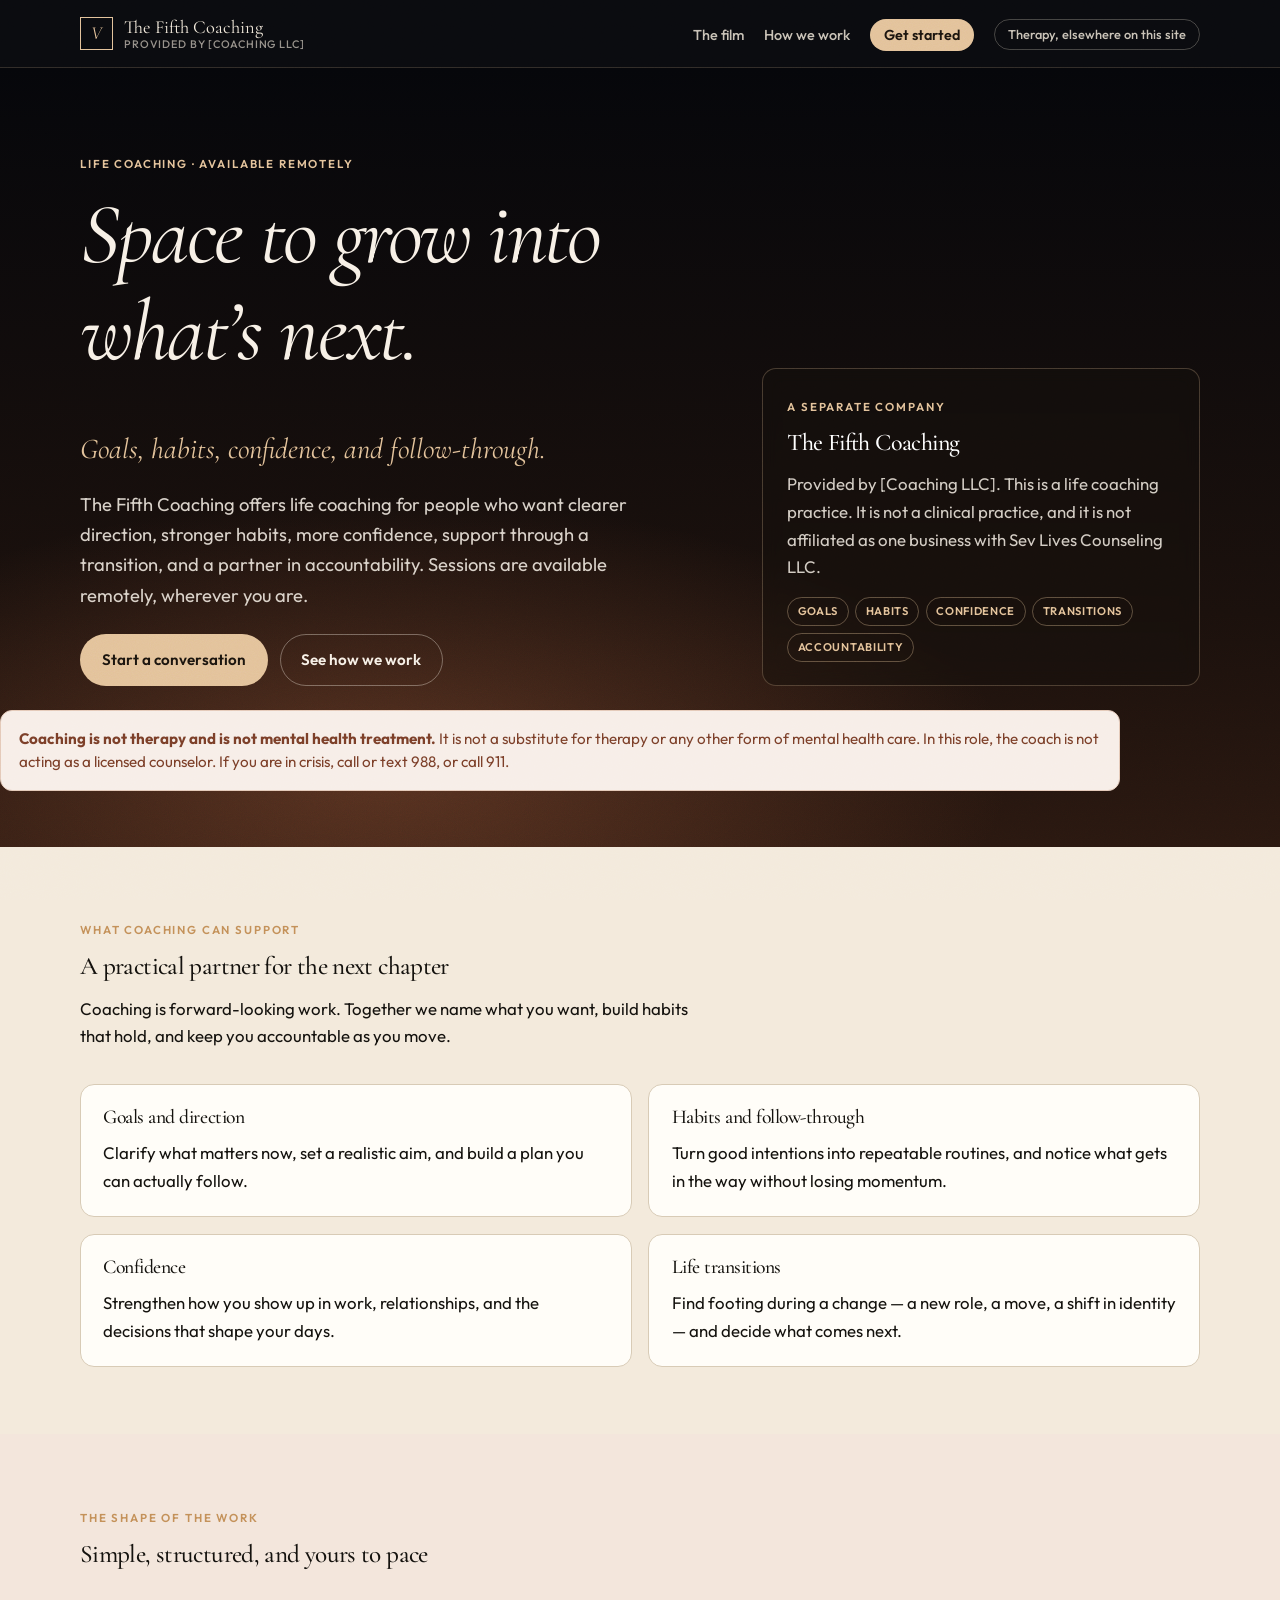
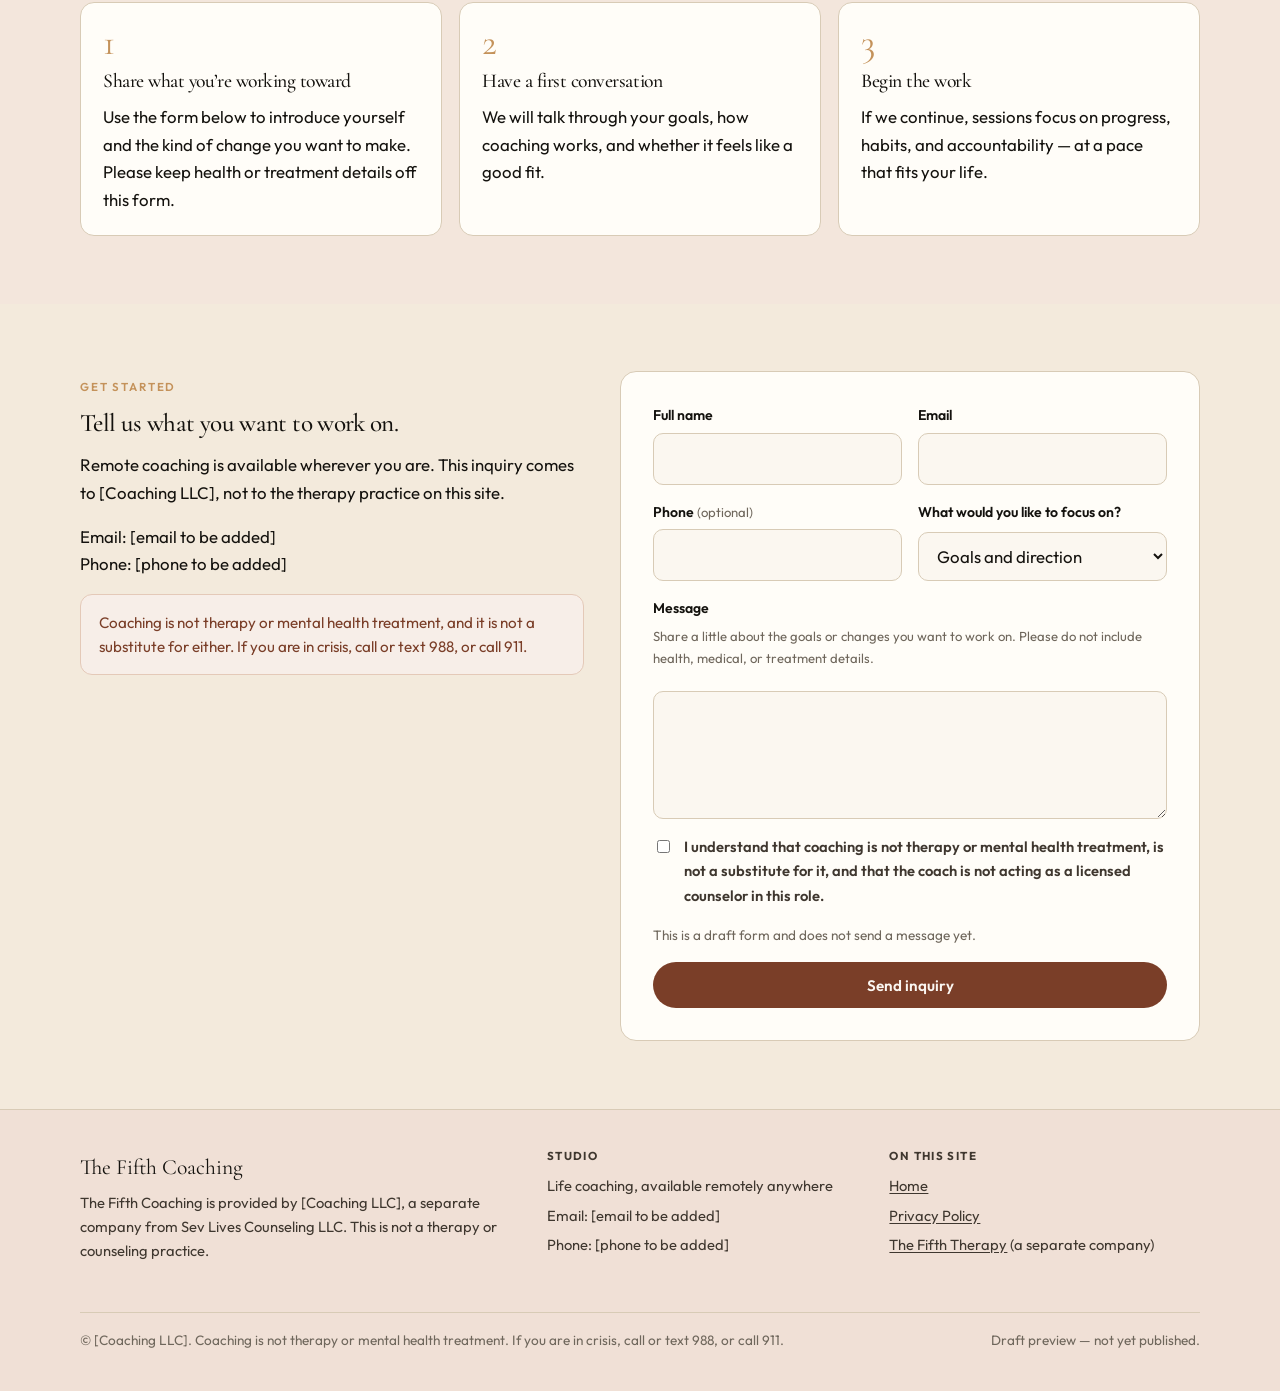
<file: coaching.html>
<!DOCTYPE html>
<html lang="en">
<head>
  <meta charset="UTF-8">
  <meta name="viewport" content="width=device-width, initial-scale=1">
  <meta name="robots" content="noindex, nofollow">
  <title>The Fifth Coaching | Life coaching, anywhere</title>
  <meta name="description" content="The Fifth Coaching, provided by [Coaching LLC], offers life coaching for goals, habits, confidence, transitions, and accountability. Available remotely anywhere. Coaching is not therapy.">
  <link rel="preconnect" href="https://fonts.googleapis.com">
  <link rel="preconnect" href="https://fonts.gstatic.com" crossorigin>
  <link href="https://fonts.googleapis.com/css2?family=Cormorant+Garamond:ital,wght@0,400;0,500;0,600;1,400;1,500;1,600&family=Outfit:wght@300;400;500;600;700&display=swap" rel="stylesheet">
  <link rel="stylesheet" href="css/styles.css">
</head>
<body class="page-inner page-coaching">
  <a class="skip-link" href="#main">Skip to content</a>
  <div class="grain" aria-hidden="true"></div>

  <header class="site-header">
    <input class="nav-check" type="checkbox" id="nav-toggle" aria-hidden="true">
    <div class="nav-inner">
      <a class="brand" href="coaching.html">
        <span class="brand-mark" aria-hidden="true">V</span>
        <span class="brand-text">
          <span class="brand-name">The Fifth Coaching</span>
          <span class="brand-sub">Provided by [Coaching LLC]</span>
        </span>
      </a>
      <label class="nav-toggle" for="nav-toggle"><span class="bars" aria-hidden="true"></span>Menu</label>
      <ul class="nav-links">
        <li><a href="index.html">The film</a></li>
        <li><a href="#work">How we work</a></li>
        <li><a class="is-cta" href="#start">Get started</a></li>
        <li><a class="is-other" href="therapy.html">Therapy, elsewhere on this site</a></li>
      </ul>
    </div>
  </header>

  <main id="main">
    <section class="hero-cinematic">
      <div class="wrap hero-grid">
        <div>
          <p class="eyebrow">Life coaching · Available remotely</p>
          <h1>Space to grow into what’s next.</h1>
          <p class="tagline">Goals, habits, confidence, and follow-through.</p>
          <p class="lede">The Fifth Coaching offers life coaching for people who want clearer direction, stronger habits, more confidence, support through a transition, and a partner in accountability. Sessions are available remotely, wherever you are.</p>
          <div class="btn-row">
            <a class="btn btn-gold" href="#start">Start a conversation</a>
            <a class="btn btn-ghost" href="#work">See how we work</a>
          </div>
        </div>
        <aside class="hero-card">
          <p class="eyebrow">A separate company</p>
          <h2>The Fifth Coaching</h2>
          <p>Provided by [Coaching LLC]. This is a life coaching practice. It is not a clinical practice, and it is not affiliated as one business with Sev Lives Counseling LLC.</p>
          <div class="cred-row">
            <span class="cred">Goals</span>
            <span class="cred">Habits</span>
            <span class="cred">Confidence</span>
            <span class="cred">Transitions</span>
            <span class="cred">Accountability</span>
          </div>
        </aside>
      </div>
      <div class="wrap notice-stack">
        <div class="notice notice-disclaimer" role="note">
          <p><strong>Coaching is not therapy and is not mental health treatment.</strong> It is not a substitute for therapy or any other form of mental health care. In this role, the coach is not acting as a licensed counselor. If you are in crisis, call or text 988, or call 911.</p>
        </div>
      </div>
    </section>

    <section class="section" id="work">
      <div class="wrap">
        <div class="section-header">
          <p class="eyebrow">What coaching can support</p>
          <h2>A practical partner for the next chapter</h2>
          <p>Coaching is forward-looking work. Together we name what you want, build habits that hold, and keep you accountable as you move.</p>
        </div>
        <div class="card-grid">
          <article class="card">
            <h3>Goals and direction</h3>
            <p>Clarify what matters now, set a realistic aim, and build a plan you can actually follow.</p>
          </article>
          <article class="card">
            <h3>Habits and follow-through</h3>
            <p>Turn good intentions into repeatable routines, and notice what gets in the way without losing momentum.</p>
          </article>
          <article class="card">
            <h3>Confidence</h3>
            <p>Strengthen how you show up in work, relationships, and the decisions that shape your days.</p>
          </article>
          <article class="card">
            <h3>Life transitions</h3>
            <p>Find footing during a change — a new role, a move, a shift in identity — and decide what comes next.</p>
          </article>
        </div>
      </div>
    </section>

    <section class="section section-alt">
      <div class="wrap">
        <div class="section-header">
          <p class="eyebrow">The shape of the work</p>
          <h2>Simple, structured, and yours to pace</h2>
        </div>
        <div class="steps">
          <article class="step">
            <span class="step-num">1</span>
            <h3>Share what you’re working toward</h3>
            <p>Use the form below to introduce yourself and the kind of change you want to make. Please keep health or treatment details off this form.</p>
          </article>
          <article class="step">
            <span class="step-num">2</span>
            <h3>Have a first conversation</h3>
            <p>We will talk through your goals, how coaching works, and whether it feels like a good fit.</p>
          </article>
          <article class="step">
            <span class="step-num">3</span>
            <h3>Begin the work</h3>
            <p>If we continue, sessions focus on progress, habits, and accountability — at a pace that fits your life.</p>
          </article>
        </div>
      </div>
    </section>

    <section class="section" id="start">
      <div class="wrap split-form">
        <div class="section-header" style="margin-bottom:0;">
          <p class="eyebrow">Get started</p>
          <h2>Tell us what you want to work on.</h2>
          <p>Remote coaching is available wherever you are. This inquiry comes to [Coaching LLC], not to the therapy practice on this site.</p>
          <p>Email: [email to be added]<br>Phone: [phone to be added]</p>
          <div class="notice notice-disclaimer">
            <p>Coaching is not therapy or mental health treatment, and it is not a substitute for either. If you are in crisis, call or text 988, or call 911.</p>
          </div>
        </div>
        <div class="form-block">
          <form action="#" method="post" onsubmit="return false;" aria-label="Coaching inquiry">
            <div class="field-row">
              <div class="field">
                <label for="c-name">Full name</label>
                <input id="c-name" name="name" type="text" autocomplete="name" required>
              </div>
              <div class="field">
                <label for="c-email">Email</label>
                <input id="c-email" name="email" type="email" autocomplete="email" required>
              </div>
            </div>
            <div class="field-row">
              <div class="field">
                <label for="c-phone">Phone <span class="hint">(optional)</span></label>
                <input id="c-phone" name="phone" type="tel" autocomplete="tel">
              </div>
              <div class="field">
                <label for="c-focus">What would you like to focus on?</label>
                <select id="c-focus" name="focus">
                  <option value="goals">Goals and direction</option>
                  <option value="habits">Habits and follow-through</option>
                  <option value="confidence">Confidence</option>
                  <option value="transitions">A life transition</option>
                  <option value="accountability">Accountability</option>
                  <option value="other">Something else</option>
                </select>
              </div>
            </div>
            <div class="field">
              <label for="c-msg">Message</label>
              <p class="hint" id="c-msg-hint">Share a little about the goals or changes you want to work on. Please do not include health, medical, or treatment details.</p>
              <textarea id="c-msg" name="message" aria-describedby="c-msg-hint"></textarea>
            </div>
            <label class="checkbox">
              <input type="checkbox" name="disclaimer" required>
              <span>I understand that coaching is not therapy or mental health treatment, is not a substitute for it, and that the coach is not acting as a licensed counselor in this role.</span>
            </label>
            <p class="form-note">This is a draft form and does not send a message yet.</p>
            <button class="btn btn-coa" type="submit">Send inquiry</button>
          </form>
        </div>
      </div>
    </section>
  </main>

  <footer class="site-footer">
    <div class="wrap">
      <div class="footer-grid">
        <div>
          <span class="footer-brand">The Fifth Coaching</span>
          <p>The Fifth Coaching is provided by [Coaching LLC], a separate company from Sev Lives Counseling LLC. This is not a therapy or counseling practice.</p>
        </div>
        <div>
          <h2>Studio</h2>
          <ul>
            <li>Life coaching, available remotely anywhere</li>
            <li>Email: [email to be added]</li>
            <li>Phone: [phone to be added]</li>
          </ul>
        </div>
        <div>
          <h2>On this site</h2>
          <ul>
            <li><a href="index.html">Home</a></li>
            <li><a href="privacy.html">Privacy Policy</a></li>
            <li><a href="therapy.html">The Fifth Therapy</a> (a separate company)</li>
          </ul>
        </div>
      </div>
      <div class="footer-bottom">
        <p>&copy; [Coaching LLC]. Coaching is not therapy or mental health treatment. If you are in crisis, call or text 988, or call 911.</p>
        <p>Draft preview &mdash; not yet published.</p>
      </div>
    </div>
  </footer>
</body>
</html>
</file>
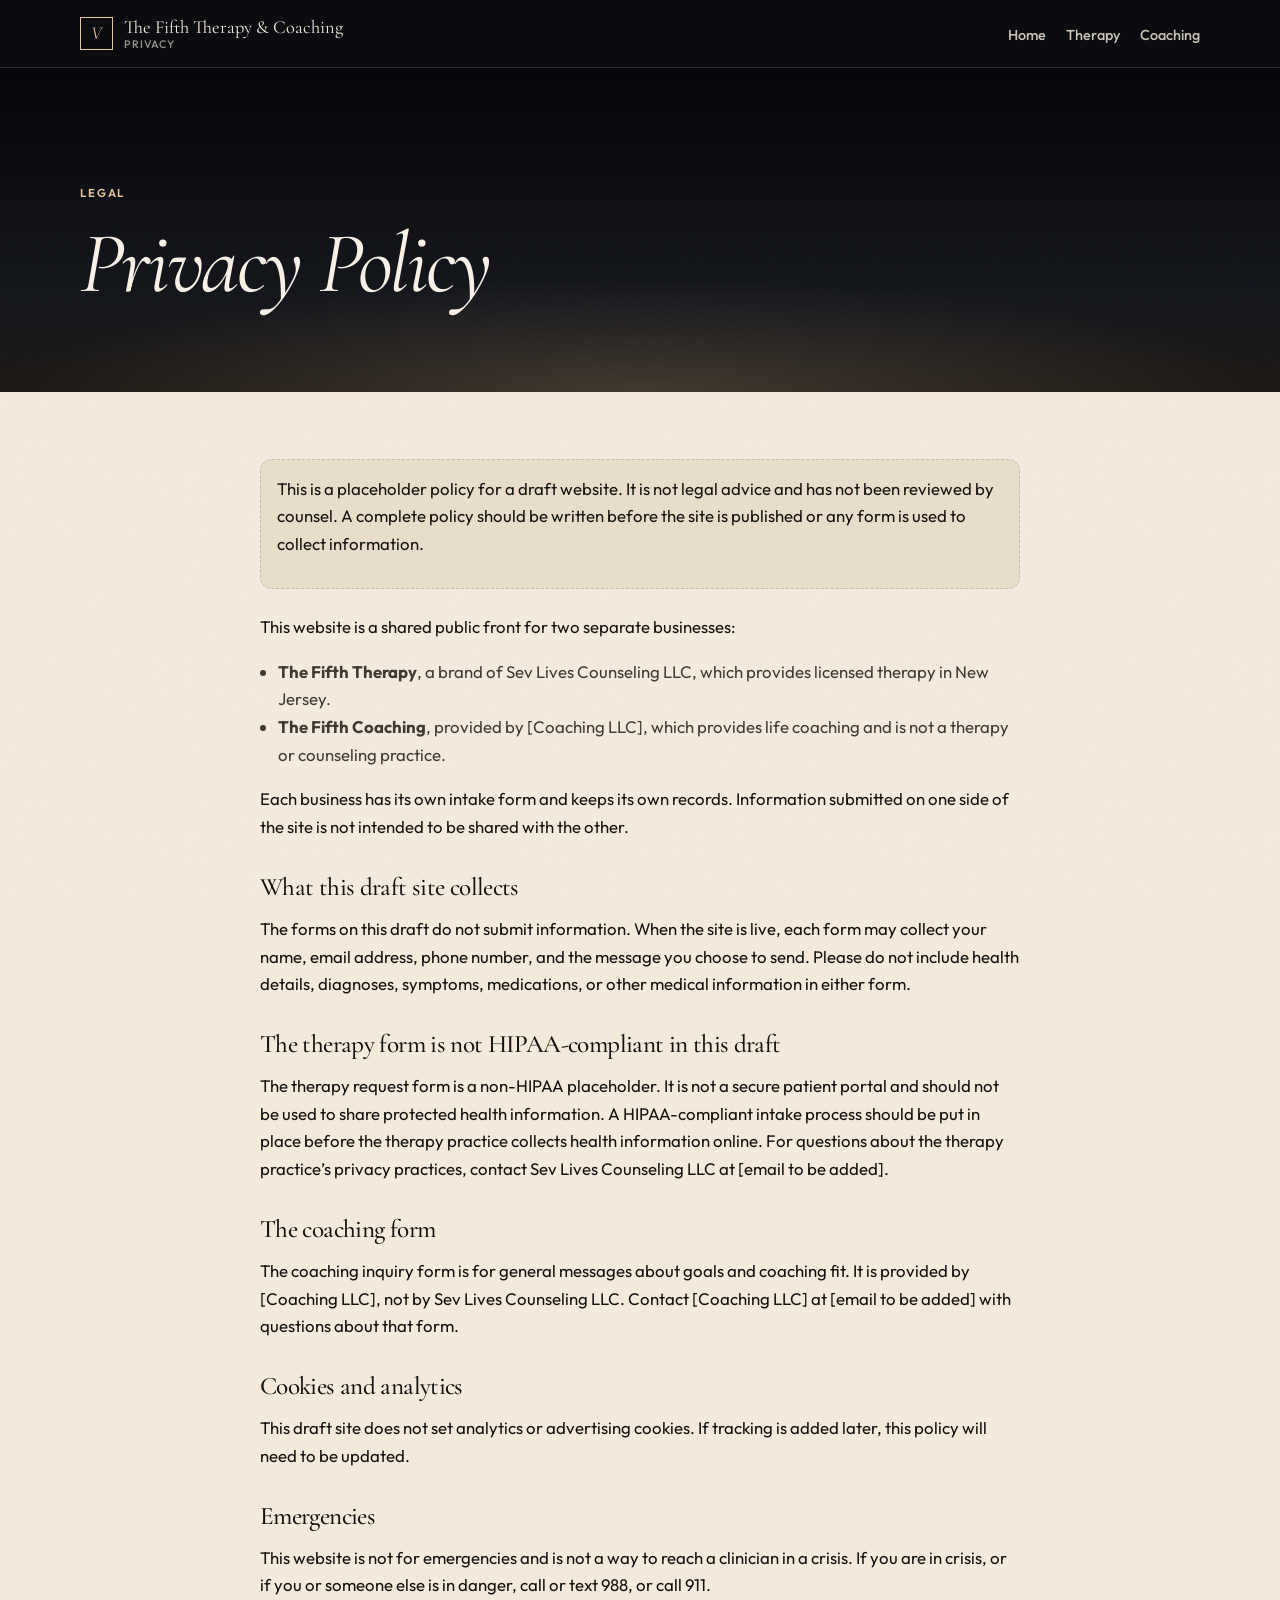
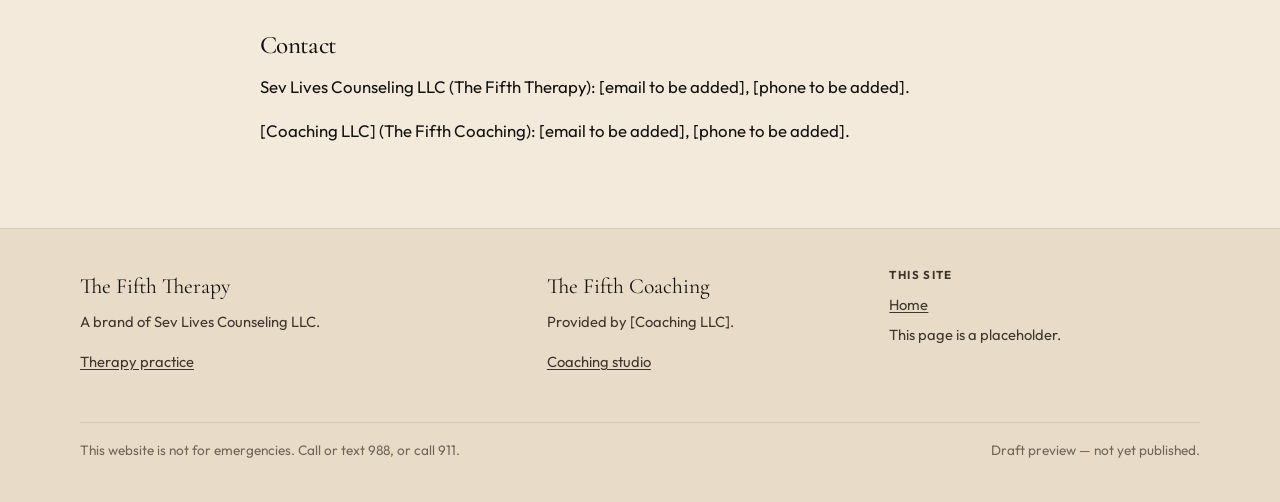
<file: privacy.html>
<!DOCTYPE html>
<html lang="en">
<head>
  <meta charset="UTF-8">
  <meta name="viewport" content="width=device-width, initial-scale=1">
  <meta name="robots" content="noindex, nofollow">
  <title>Privacy Policy | The Fifth Therapy and The Fifth Coaching</title>
  <meta name="description" content="Placeholder privacy policy for The Fifth Therapy (Sev Lives Counseling LLC) and The Fifth Coaching ([Coaching LLC]).">
  <link rel="preconnect" href="https://fonts.googleapis.com">
  <link rel="preconnect" href="https://fonts.gstatic.com" crossorigin>
  <link href="https://fonts.googleapis.com/css2?family=Cormorant+Garamond:ital,wght@0,400;0,500;0,600;1,400;1,500;1,600&family=Outfit:wght@300;400;500;600;700&display=swap" rel="stylesheet">
  <link rel="stylesheet" href="css/styles.css">
</head>
<body class="page-inner page-privacy">
  <a class="skip-link" href="#main">Skip to content</a>
  <div class="grain" aria-hidden="true"></div>

  <header class="site-header">
    <input class="nav-check" type="checkbox" id="nav-toggle" aria-hidden="true">
    <div class="nav-inner">
      <a class="brand" href="index.html">
        <span class="brand-mark" aria-hidden="true">V</span>
        <span class="brand-text">
          <span class="brand-name">The Fifth Therapy &amp; Coaching</span>
          <span class="brand-sub">Privacy</span>
        </span>
      </a>
      <label class="nav-toggle" for="nav-toggle"><span class="bars" aria-hidden="true"></span>Menu</label>
      <ul class="nav-links">
        <li><a href="index.html">Home</a></li>
        <li><a href="therapy.html">Therapy</a></li>
        <li><a href="coaching.html">Coaching</a></li>
      </ul>
    </div>
  </header>

  <section class="hero-cinematic" style="min-height:36vh;padding-bottom:2rem;">
    <div class="wrap">
      <p class="eyebrow">Legal</p>
      <h1>Privacy Policy</h1>
    </div>
  </section>

  <main id="main" class="section prose">
    <article class="wrap" style="max-width:760px;margin-inline:auto;">
      <div class="draft-banner">
        <p>This is a placeholder policy for a draft website. It is not legal advice and has not been reviewed by counsel. A complete policy should be written before the site is published or any form is used to collect information.</p>
      </div>
      <p>This website is a shared public front for two separate businesses:</p>
      <ul>
        <li><strong>The Fifth Therapy</strong>, a brand of Sev Lives Counseling LLC, which provides licensed therapy in New Jersey.</li>
        <li><strong>The Fifth Coaching</strong>, provided by [Coaching LLC], which provides life coaching and is not a therapy or counseling practice.</li>
      </ul>
      <p>Each business has its own intake form and keeps its own records. Information submitted on one side of the site is not intended to be shared with the other.</p>
      <h2>What this draft site collects</h2>
      <p>The forms on this draft do not submit information. When the site is live, each form may collect your name, email address, phone number, and the message you choose to send. Please do not include health details, diagnoses, symptoms, medications, or other medical information in either form.</p>
      <h2>The therapy form is not HIPAA-compliant in this draft</h2>
      <p>The therapy request form is a non-HIPAA placeholder. It is not a secure patient portal and should not be used to share protected health information. A HIPAA-compliant intake process should be put in place before the therapy practice collects health information online. For questions about the therapy practice’s privacy practices, contact Sev Lives Counseling LLC at [email to be added].</p>
      <h2>The coaching form</h2>
      <p>The coaching inquiry form is for general messages about goals and coaching fit. It is provided by [Coaching LLC], not by Sev Lives Counseling LLC. Contact [Coaching LLC] at [email to be added] with questions about that form.</p>
      <h2>Cookies and analytics</h2>
      <p>This draft site does not set analytics or advertising cookies. If tracking is added later, this policy will need to be updated.</p>
      <h2>Emergencies</h2>
      <p>This website is not for emergencies and is not a way to reach a clinician in a crisis. If you are in crisis, or if you or someone else is in danger, call or text 988, or call 911.</p>
      <h2>Contact</h2>
      <p>Sev Lives Counseling LLC (The Fifth Therapy): [email to be added], [phone to be added].</p>
      <p>[Coaching LLC] (The Fifth Coaching): [email to be added], [phone to be added].</p>
    </article>
  </main>

  <footer class="site-footer">
    <div class="wrap">
      <div class="footer-grid">
        <div>
          <span class="footer-brand">The Fifth Therapy</span>
          <p>A brand of Sev Lives Counseling LLC.</p>
          <p><a href="therapy.html">Therapy practice</a></p>
        </div>
        <div>
          <span class="footer-brand">The Fifth Coaching</span>
          <p>Provided by [Coaching LLC].</p>
          <p><a href="coaching.html">Coaching studio</a></p>
        </div>
        <div>
          <h2>This site</h2>
          <ul>
            <li><a href="index.html">Home</a></li>
            <li>This page is a placeholder.</li>
          </ul>
        </div>
      </div>
      <div class="footer-bottom">
        <p>This website is not for emergencies. Call or text 988, or call 911.</p>
        <p>Draft preview &mdash; not yet published.</p>
      </div>
    </div>
  </footer>
</body>
</html>
</file>
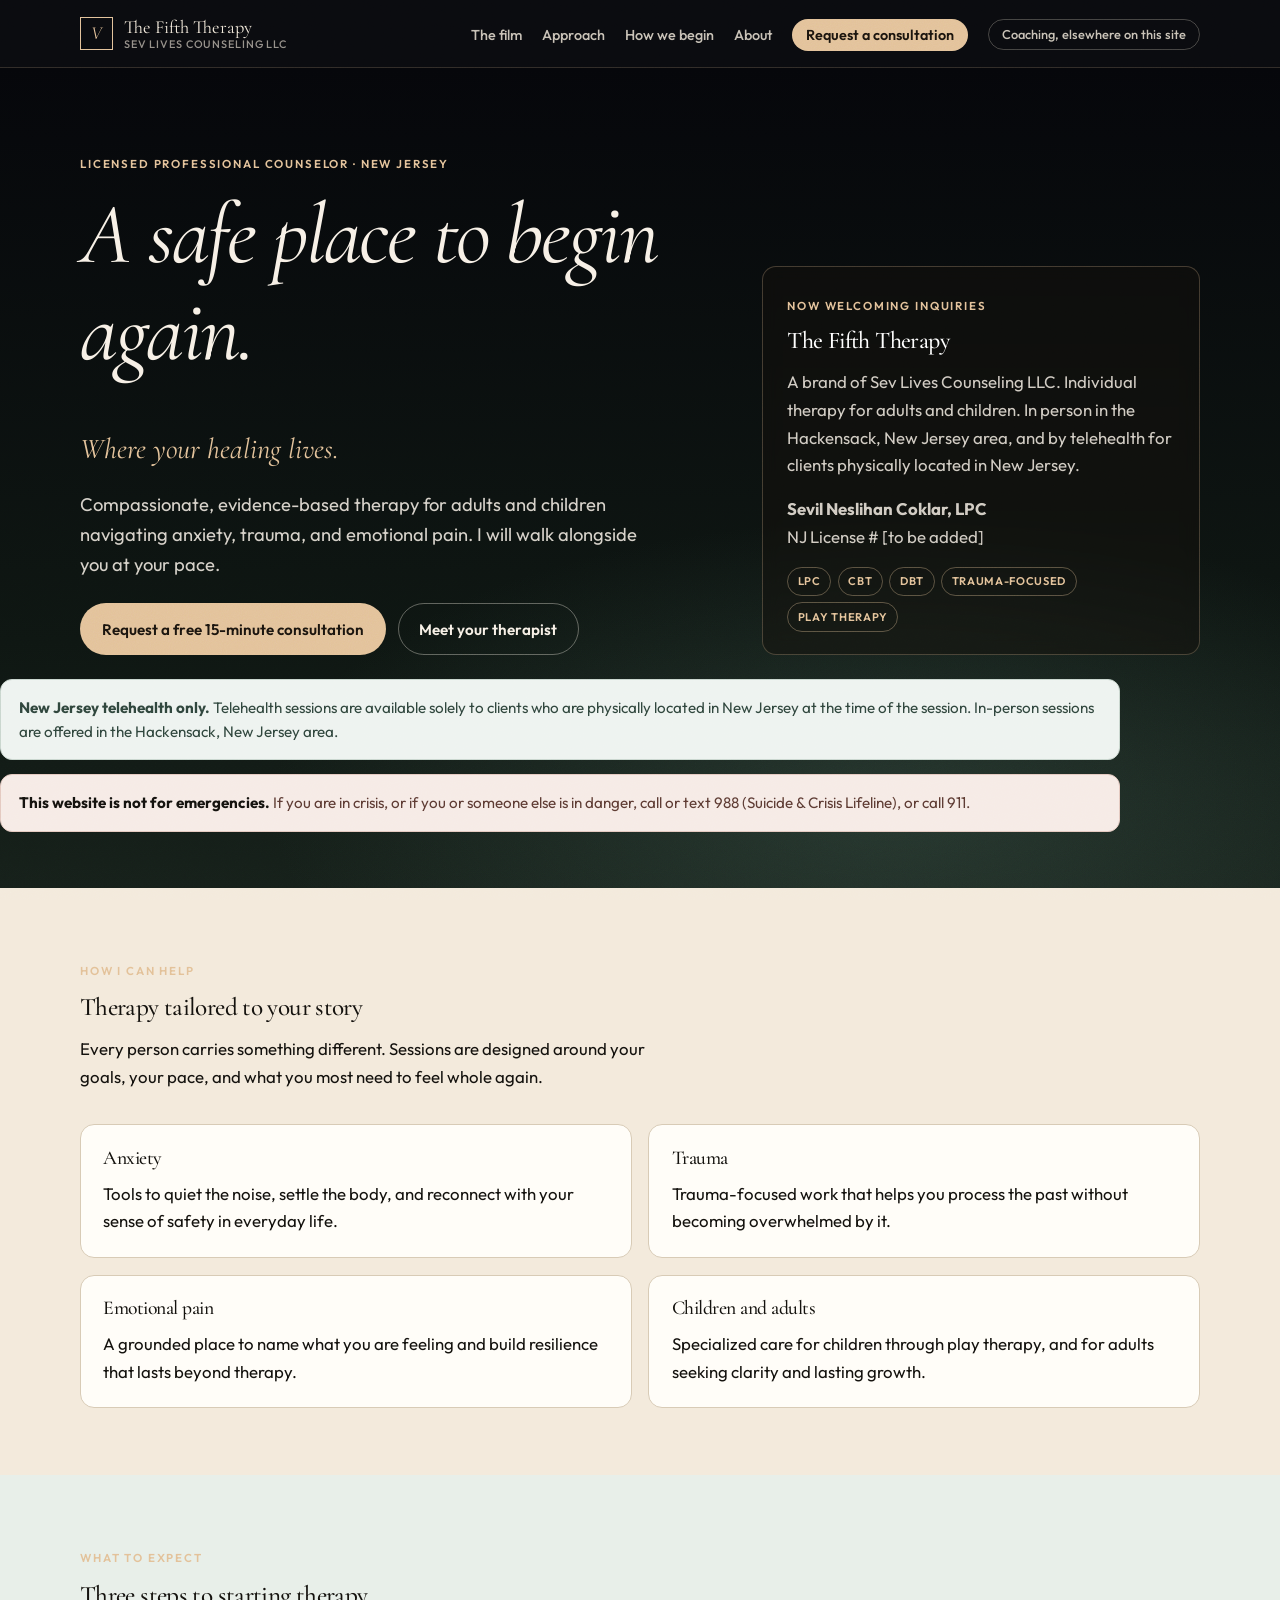
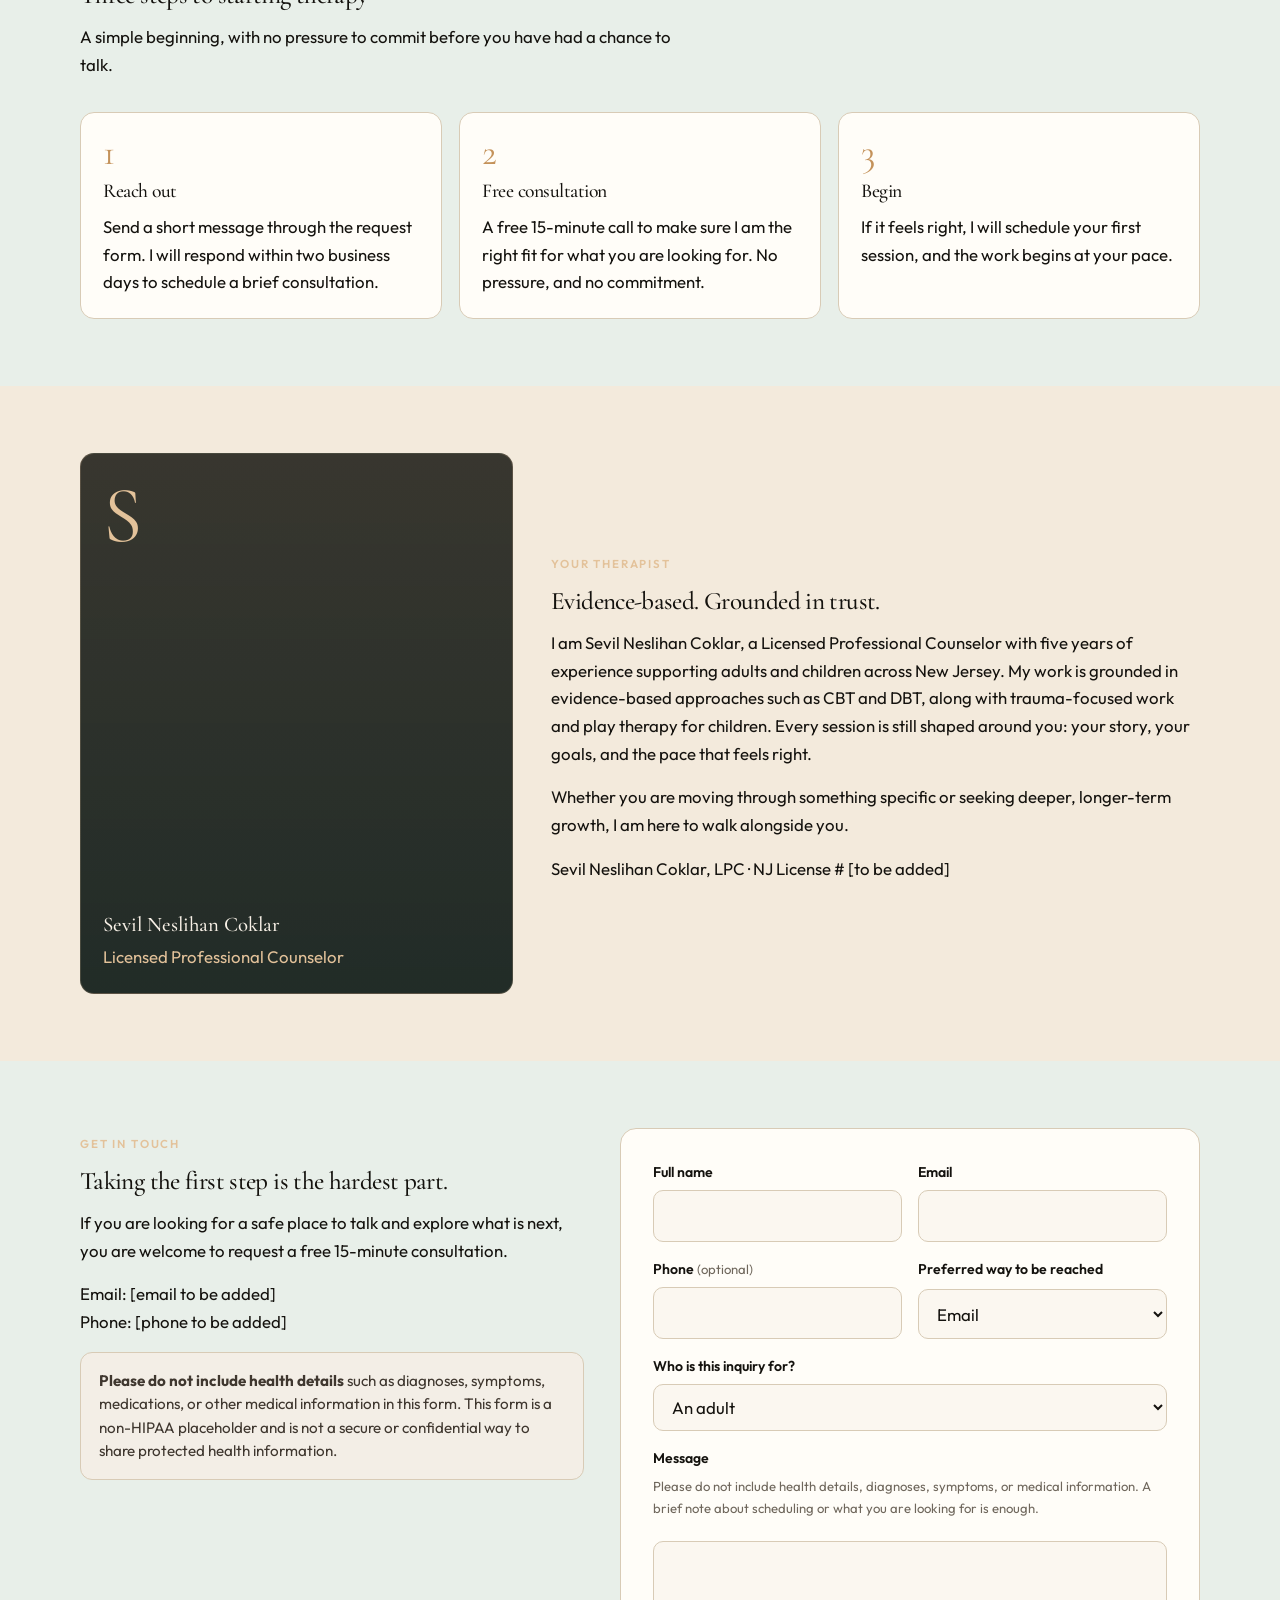
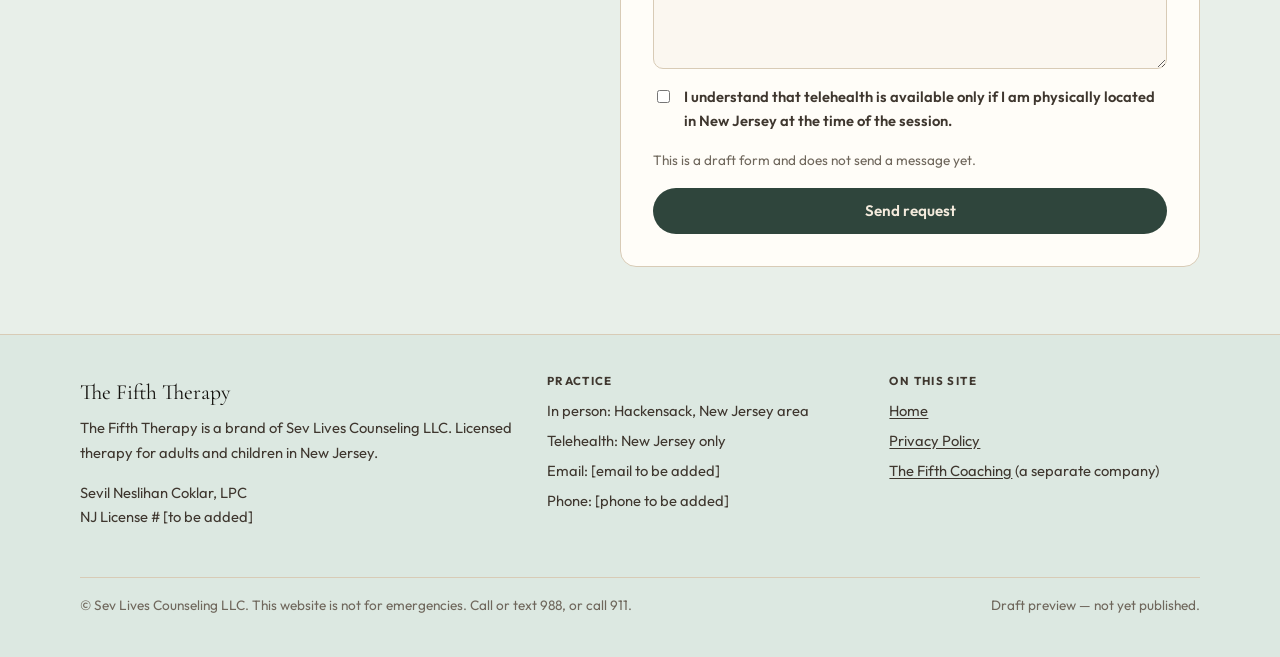
<file: therapy.html>
<!DOCTYPE html>
<html lang="en">
<head>
  <meta charset="UTF-8">
  <meta name="viewport" content="width=device-width, initial-scale=1">
  <meta name="robots" content="noindex, nofollow">
  <title>The Fifth Therapy | Licensed counseling in New Jersey</title>
  <meta name="description" content="The Fifth Therapy is a brand of Sev Lives Counseling LLC. Sevil Neslihan Coklar, LPC, offers compassionate, evidence-based therapy for adults and children in New Jersey.">
  <link rel="preconnect" href="https://fonts.googleapis.com">
  <link rel="preconnect" href="https://fonts.gstatic.com" crossorigin>
  <link href="https://fonts.googleapis.com/css2?family=Cormorant+Garamond:ital,wght@0,400;0,500;0,600;1,400;1,500;1,600&family=Outfit:wght@300;400;500;600;700&display=swap" rel="stylesheet">
  <link rel="stylesheet" href="css/styles.css">
</head>
<body class="page-inner page-therapy">
  <a class="skip-link" href="#main">Skip to content</a>
  <div class="grain" aria-hidden="true"></div>

  <header class="site-header">
    <input class="nav-check" type="checkbox" id="nav-toggle" aria-hidden="true">
    <div class="nav-inner">
      <a class="brand" href="therapy.html">
        <span class="brand-mark" aria-hidden="true">V</span>
        <span class="brand-text">
          <span class="brand-name">The Fifth Therapy</span>
          <span class="brand-sub">Sev Lives Counseling LLC</span>
        </span>
      </a>
      <label class="nav-toggle" for="nav-toggle"><span class="bars" aria-hidden="true"></span>Menu</label>
      <ul class="nav-links">
        <li><a href="index.html">The film</a></li>
        <li><a href="#approach">Approach</a></li>
        <li><a href="#begin">How we begin</a></li>
        <li><a href="#about">About</a></li>
        <li><a class="is-cta" href="#request">Request a consultation</a></li>
        <li><a class="is-other" href="coaching.html">Coaching, elsewhere on this site</a></li>
      </ul>
    </div>
  </header>

  <main id="main">
    <section class="hero-cinematic">
      <div class="wrap hero-grid">
        <div>
          <p class="eyebrow">Licensed Professional Counselor · New Jersey</p>
          <h1>A safe place to begin again.</h1>
          <p class="tagline">Where your healing lives.</p>
          <p class="lede">Compassionate, evidence-based therapy for adults and children navigating anxiety, trauma, and emotional pain. I will walk alongside you at your pace.</p>
          <div class="btn-row">
            <a class="btn btn-gold" href="#request">Request a free 15-minute consultation</a>
            <a class="btn btn-ghost" href="#about">Meet your therapist</a>
          </div>
        </div>
        <aside class="hero-card">
          <p class="eyebrow">Now welcoming inquiries</p>
          <h2>The Fifth Therapy</h2>
          <p>A brand of Sev Lives Counseling LLC. Individual therapy for adults and children. In person in the Hackensack, New Jersey area, and by telehealth for clients physically located in New Jersey.</p>
          <p><strong>Sevil Neslihan Coklar, LPC</strong><br>NJ License # [to be added]</p>
          <div class="cred-row">
            <span class="cred">LPC</span>
            <span class="cred">CBT</span>
            <span class="cred">DBT</span>
            <span class="cred">Trauma-focused</span>
            <span class="cred">Play therapy</span>
          </div>
        </aside>
      </div>
      <div class="wrap notice-stack">
        <div class="notice notice-nj" role="note">
          <p><strong>New Jersey telehealth only.</strong> Telehealth sessions are available solely to clients who are physically located in New Jersey at the time of the session. In-person sessions are offered in the Hackensack, New Jersey area.</p>
        </div>
        <div class="notice notice-crisis" role="note">
          <p><strong>This website is not for emergencies.</strong> If you are in crisis, or if you or someone else is in danger, call or text 988 (Suicide &amp; Crisis Lifeline), or call 911.</p>
        </div>
      </div>
    </section>

    <section class="section" id="approach">
      <div class="wrap">
        <div class="section-header">
          <p class="eyebrow">How I can help</p>
          <h2>Therapy tailored to your story</h2>
          <p>Every person carries something different. Sessions are designed around your goals, your pace, and what you most need to feel whole again.</p>
        </div>
        <div class="card-grid">
          <article class="card">
            <h3>Anxiety</h3>
            <p>Tools to quiet the noise, settle the body, and reconnect with your sense of safety in everyday life.</p>
          </article>
          <article class="card">
            <h3>Trauma</h3>
            <p>Trauma-focused work that helps you process the past without becoming overwhelmed by it.</p>
          </article>
          <article class="card">
            <h3>Emotional pain</h3>
            <p>A grounded place to name what you are feeling and build resilience that lasts beyond therapy.</p>
          </article>
          <article class="card">
            <h3>Children and adults</h3>
            <p>Specialized care for children through play therapy, and for adults seeking clarity and lasting growth.</p>
          </article>
        </div>
      </div>
    </section>

    <section class="section section-alt" id="begin">
      <div class="wrap">
        <div class="section-header">
          <p class="eyebrow">What to expect</p>
          <h2>Three steps to starting therapy</h2>
          <p>A simple beginning, with no pressure to commit before you have had a chance to talk.</p>
        </div>
        <div class="steps">
          <article class="step">
            <span class="step-num">1</span>
            <h3>Reach out</h3>
            <p>Send a short message through the request form. I will respond within two business days to schedule a brief consultation.</p>
          </article>
          <article class="step">
            <span class="step-num">2</span>
            <h3>Free consultation</h3>
            <p>A free 15-minute call to make sure I am the right fit for what you are looking for. No pressure, and no commitment.</p>
          </article>
          <article class="step">
            <span class="step-num">3</span>
            <h3>Begin</h3>
            <p>If it feels right, I will schedule your first session, and the work begins at your pace.</p>
          </article>
        </div>
      </div>
    </section>

    <section class="section" id="about">
      <div class="wrap about-grid">
        <div class="portrait" aria-hidden="true">
          <span class="portrait-initial">S</span>
          <strong>Sevil Neslihan Coklar</strong>
          <span>Licensed Professional Counselor</span>
        </div>
        <div>
          <p class="eyebrow">Your therapist</p>
          <h2>Evidence-based. Grounded in trust.</h2>
          <p>I am Sevil Neslihan Coklar, a Licensed Professional Counselor with five years of experience supporting adults and children across New Jersey. My work is grounded in evidence-based approaches such as CBT and DBT, along with trauma-focused work and play therapy for children. Every session is still shaped around you: your story, your goals, and the pace that feels right.</p>
          <p>Whether you are moving through something specific or seeking deeper, longer-term growth, I am here to walk alongside you.</p>
          <p>Sevil Neslihan Coklar, LPC · NJ License # [to be added]</p>
        </div>
      </div>
    </section>

    <section class="section section-alt" id="request">
      <div class="wrap split-form">
        <div class="section-header" style="margin-bottom:0;">
          <p class="eyebrow">Get in touch</p>
          <h2>Taking the first step is the hardest part.</h2>
          <p>If you are looking for a safe place to talk and explore what is next, you are welcome to request a free 15-minute consultation.</p>
          <p>Email: [email to be added]<br>Phone: [phone to be added]</p>
          <div class="notice notice-form">
            <p><strong>Please do not include health details</strong> such as diagnoses, symptoms, medications, or other medical information in this form. This form is a non-HIPAA placeholder and is not a secure or confidential way to share protected health information.</p>
          </div>
        </div>
        <div class="form-block">
          <form action="#" method="post" onsubmit="return false;" aria-label="Therapy consultation request">
            <div class="field-row">
              <div class="field">
                <label for="t-name">Full name</label>
                <input id="t-name" name="name" type="text" autocomplete="name" required>
              </div>
              <div class="field">
                <label for="t-email">Email</label>
                <input id="t-email" name="email" type="email" autocomplete="email" required>
              </div>
            </div>
            <div class="field-row">
              <div class="field">
                <label for="t-phone">Phone <span class="hint">(optional)</span></label>
                <input id="t-phone" name="phone" type="tel" autocomplete="tel">
              </div>
              <div class="field">
                <label for="t-pref">Preferred way to be reached</label>
                <select id="t-pref" name="preferred">
                  <option value="email">Email</option>
                  <option value="phone">Phone</option>
                </select>
              </div>
            </div>
            <div class="field">
              <label for="t-who">Who is this inquiry for?</label>
              <select id="t-who" name="who">
                <option value="adult">An adult</option>
                <option value="child">A child</option>
                <option value="unspecified">Prefer not to say</option>
              </select>
            </div>
            <div class="field">
              <label for="t-msg">Message</label>
              <p class="hint" id="t-msg-hint">Please do not include health details, diagnoses, symptoms, or medical information. A brief note about scheduling or what you are looking for is enough.</p>
              <textarea id="t-msg" name="message" aria-describedby="t-msg-hint"></textarea>
            </div>
            <label class="checkbox">
              <input type="checkbox" name="nj" required>
              <span>I understand that telehealth is available only if I am physically located in New Jersey at the time of the session.</span>
            </label>
            <p class="form-note">This is a draft form and does not send a message yet.</p>
            <button class="btn btn-thy" type="submit">Send request</button>
          </form>
        </div>
      </div>
    </section>
  </main>

  <footer class="site-footer">
    <div class="wrap">
      <div class="footer-grid">
        <div>
          <span class="footer-brand">The Fifth Therapy</span>
          <p>The Fifth Therapy is a brand of Sev Lives Counseling LLC. Licensed therapy for adults and children in New Jersey.</p>
          <p>Sevil Neslihan Coklar, LPC<br>NJ License # [to be added]</p>
        </div>
        <div>
          <h2>Practice</h2>
          <ul>
            <li>In person: Hackensack, New Jersey area</li>
            <li>Telehealth: New Jersey only</li>
            <li>Email: [email to be added]</li>
            <li>Phone: [phone to be added]</li>
          </ul>
        </div>
        <div>
          <h2>On this site</h2>
          <ul>
            <li><a href="index.html">Home</a></li>
            <li><a href="privacy.html">Privacy Policy</a></li>
            <li><a href="coaching.html">The Fifth Coaching</a> (a separate company)</li>
          </ul>
        </div>
      </div>
      <div class="footer-bottom">
        <p>&copy; Sev Lives Counseling LLC. This website is not for emergencies. Call or text 988, or call 911.</p>
        <p>Draft preview &mdash; not yet published.</p>
      </div>
    </div>
  </footer>
</body>
</html>
</file>
<file: css/styles.css>
/* The Fifth — cinematic draft */

:root {
  --night: #05060a;
  --ink: #14120e;
  --paper: #f3eadc;
  --paper-deep: #e8dcc8;
  --muted: #6f675c;
  --line: #d8cbb6;
  --gold: #e3c29a;
  --gold-deep: #c4925a;
  --thy: #2f453c;
  --thy-mid: #4a675a;
  --thy-on: #f3eadc;
  --coa: #7a3e28;
  --coa-mid: #9a5a3d;
  --coa-on: #fbf6f1;
  --crisis: #5c3a32;
  --crisis-bg: #f6ebe6;
  --serif: "Cormorant Garamond", "Palatino Linotype", Palatino, serif;
  --sans: "Outfit", "Segoe UI", sans-serif;
  --letterbox: 7vh;
  --p: 0;
  --max: 1120px;
}

*, *::before, *::after { box-sizing: border-box; }
html { scroll-behavior: auto; }
html.is-reduced { scroll-behavior: smooth; }
@media (prefers-reduced-motion: reduce) {
  html { scroll-behavior: auto; }
  *, *::before, *::after { animation: none !important; transition: none !important; }
}

html, body { margin: 0; min-height: 100%; }
body {
  font-family: var(--sans);
  font-size: 1.05rem;
  line-height: 1.65;
  color: var(--ink);
  background: var(--night);
  -webkit-font-smoothing: antialiased;
  text-rendering: optimizeLegibility;
}

img { max-width: 100%; display: block; }
h1, h2, h3, h4 {
  font-family: var(--serif);
  font-weight: 500;
  line-height: 1.12;
  letter-spacing: -0.025em;
  margin: 0 0 0.55em;
  color: inherit;
}
p { margin: 0 0 1rem; }
a { color: inherit; }
:focus-visible { outline: 2px solid var(--gold); outline-offset: 3px; }

.skip-link {
  position: absolute;
  left: 1rem;
  top: -5rem;
  z-index: 400;
  background: #fff;
  color: #111;
  padding: 0.6rem 1rem;
}
.skip-link:focus { top: 1rem; }

/* Film chrome */
.letterbox {
  position: fixed;
  left: 0;
  right: 0;
  height: var(--letterbox);
  z-index: 80;
  background: #000;
  display: flex;
  align-items: center;
  justify-content: space-between;
  padding: 0 1.4rem;
  color: rgba(243, 234, 220, 0.72);
  font-size: 0.68rem;
  letter-spacing: 0.16em;
  text-transform: uppercase;
  font-weight: 500;
  pointer-events: none;
}
.letterbox .site-mark {
  letter-spacing: 0.1em;
  white-space: nowrap;
  min-width: 0;
}
.letterbox a { pointer-events: auto; text-decoration: none; }
.letterbox a:hover { color: var(--gold); }
.letterbox-top { top: 0; }
.letterbox-bottom { bottom: 0; }
.letterbox .crisis-mini { letter-spacing: 0.06em; text-transform: none; font-size: 0.72rem; color: rgba(243, 234, 220, 0.8); }
.letterbox-bottom .hide-sm { opacity: calc(1 - min(1, var(--p) * 5)); }
.progress {
  position: absolute;
  left: 0; bottom: 0;
  height: 2px;
  width: calc(var(--p) * 100%);
  background: var(--gold);
  box-shadow: 0 0 8px rgba(227, 194, 154, 0.6);
}

.grain {
  position: fixed;
  inset: 0;
  z-index: 70;
  pointer-events: none;
  opacity: 0.14;
  mix-blend-mode: overlay;
  background-image: url("data:image/svg+xml,%3Csvg viewBox='0 0 200 200' xmlns='http://www.w3.org/2000/svg'%3E%3Cfilter id='n'%3E%3CfeTurbulence type='fractalNoise' baseFrequency='0.85' numOctaves='4' stitchTiles='stitch'/%3E%3C/filter%3E%3Crect width='100%25' height='100%25' filter='url(%23n)'/%3E%3C/svg%3E");
  background-size: 180px 180px;
  animation: grain-shift 0.8s steps(2) infinite;
}
@keyframes grain-shift {
  0% { transform: translate(0,0); }
  25% { transform: translate(-1%, 1%); }
  50% { transform: translate(1%, -1%); }
  75% { transform: translate(-1%, 0); }
  100% { transform: translate(0, 1%); }
}
html.is-reduced .grain { animation: none; opacity: 0.08; }

#fx {
  position: fixed;
  inset: 0;
  z-index: 4;
  pointer-events: none;
  width: 100%;
  height: 100%;
}

/* Film stage */
#film {
  position: relative;
  height: 100vh;
  color: var(--paper);
  overflow: hidden;
}
.sky {
  position: absolute;
  inset: 0;
  z-index: 0;
}
.sky-layer {
  position: absolute;
  inset: 0;
  opacity: 0;
}
.sky-night {
  opacity: 1;
  background:
    radial-gradient(ellipse 40% 28% at 50% 100%, rgba(30, 40, 70, 0.45), transparent 70%),
    radial-gradient(circle at 18% 72%, rgba(232, 176, 110, 0.16), transparent 18%),
    linear-gradient(180deg, #03040a 0%, #070910 48%, #0b1018 100%);
}
.sky-indigo {
  background:
    radial-gradient(ellipse 80% 50% at 50% 100%, rgba(70, 60, 110, 0.55), transparent 70%),
    linear-gradient(180deg, #0b1020 0%, #1a1c38 55%, #2a2640 100%);
}
.sky-rose {
  background:
    radial-gradient(ellipse 90% 55% at 50% 100%, rgba(210, 110, 90, 0.45), transparent 70%),
    linear-gradient(180deg, #1a1630 0%, #4a2d3a 50%, #c47a62 100%);
}
.sky-gold {
  background:
    radial-gradient(ellipse 80% 60% at 50% 88%, rgba(255, 210, 140, 0.75), rgba(232, 170, 110, 0.2) 40%, transparent 70%),
    linear-gradient(180deg, #6a7ea8 0%, #e8b08a 48%, #f0d4a8 100%);
}

.vignette {
  position: absolute;
  inset: 0;
  z-index: 2;
  pointer-events: none;
  background: radial-gradient(ellipse at center, transparent 40%, rgba(0,0,0,0.55) 100%);
}

.window {
  position: absolute;
  left: 18%;
  top: 58%;
  width: min(110px, 16vw);
  aspect-ratio: 3 / 4;
  z-index: 3;
  opacity: 0;
  transform: translate(-50%, -50%);
}
.window-glow {
  position: absolute;
  inset: -80%;
  background: radial-gradient(circle, rgba(255, 196, 120, 0.45) 0%, rgba(255, 170, 80, 0.12) 32%, transparent 68%);
  filter: blur(6px);
}
.window-frame {
  position: absolute;
  inset: 0;
  border: 3px solid rgba(20, 16, 12, 0.85);
  background:
    linear-gradient(rgba(20,16,12,0.85), rgba(20,16,12,0.85)) 50% 0 / 3px 100% no-repeat,
    linear-gradient(rgba(20,16,12,0.85), rgba(20,16,12,0.85)) 0 50% / 100% 3px no-repeat,
    linear-gradient(180deg, #ffd9a0 0%, #e8a85a 100%);
  box-shadow: 0 0 40px 10px rgba(255, 180, 90, 0.28);
}

.horizon {
  position: absolute;
  left: 0; right: 0; bottom: 0;
  height: 42%;
  z-index: 3;
  opacity: 0;
  pointer-events: none;
}
.sun {
  position: absolute;
  left: 50%;
  bottom: 38%;
  width: 12vw;
  height: 12vw;
  min-width: 70px;
  min-height: 70px;
  border-radius: 50%;
  transform: translate(-50%, 80%);
  background: radial-gradient(circle at 40% 40%, #fff6d8 0%, #ffd089 40%, #e89450 75%, transparent 76%);
  box-shadow: 0 0 80px 30px rgba(255, 190, 110, 0.45), 0 0 160px 60px rgba(255, 140, 80, 0.2);
  opacity: 0;
}
.hills {
  position: absolute;
  left: -5%;
  right: -5%;
  bottom: 0;
  width: 110%;
  height: 100%;
  fill: #0b0c10;
}

.film-copy {
  position: absolute;
  inset: var(--letterbox) 1.5rem;
  z-index: 6;
  display: grid;
  place-items: center;
  text-align: center;
  pointer-events: none;
}
.film-line {
  position: absolute;
  left: 50%;
  top: 50%;
  width: min(92vw, 18ch);
  margin: 0;
  transform: translate(-50%, -50%);
  font-family: var(--serif);
  font-weight: 400;
  font-style: italic;
  font-size: clamp(2.4rem, 7.2vw, 6.6rem);
  line-height: 1.08;
  letter-spacing: -0.03em;
  color: #f7f0e6;
  text-shadow: 0 2px 28px rgba(0,0,0,0.45);
}
.film-line span {
  display: inline-block;
  margin: 0 0.12em 0 0;
}
.film-kicker, .film-aftertitle {
  position: absolute;
  left: 50%;
  transform: translateX(-50%);
  font-family: var(--sans);
  letter-spacing: 0.22em;
  text-transform: uppercase;
  font-size: 0.72rem;
  font-weight: 500;
  color: rgba(247, 240, 230, 0.8);
}
.film-kicker {
  top: 18%;
  letter-spacing: 0.12em;
  max-width: min(90vw, 36rem);
  line-height: 1.45;
}

.film-aftertitle {
  top: auto;
  bottom: 22%;
  font-family: var(--serif);
  font-style: italic;
  font-size: clamp(1.1rem, 2.2vw, 1.6rem);
  letter-spacing: 0.02em;
  text-transform: none;
}

.scroll-hint {
  position: absolute;
  left: 50%;
  bottom: calc(var(--letterbox) + 1.2rem);
  transform: translateX(-50%);
  z-index: 7;
  display: flex;
  flex-direction: column;
  align-items: center;
  gap: 0.4rem;
  color: rgba(247, 240, 230, 0.65);
  font-size: 0.68rem;
  letter-spacing: 0.2em;
  text-transform: uppercase;
  pointer-events: none;
}
.scroll-hint i {
  display: block;
  width: 1px;
  height: 2.4rem;
  background: linear-gradient(180deg, var(--gold), transparent);
  animation: hint-pulse 2.2s ease-in-out infinite;
}
@keyframes hint-pulse {
  0%, 100% { opacity: 0.25; transform: scaleY(0.7); }
  50% { opacity: 1; transform: scaleY(1); }
}

.path-split {
  position: absolute;
  left: 50%;
  top: 54%;
  width: min(100% - 2rem, 980px);
  transform: translate(-50%, -40%);
  display: grid;
  grid-template-columns: 1fr 1fr;
  gap: 1.1rem;
  z-index: 8;
  pointer-events: auto;
}
.path-card {
  display: flex;
  flex-direction: column;
  justify-content: space-between;
  min-height: 280px;
  padding: 1.7rem 1.6rem 1.4rem;
  border-radius: 6px;
  text-decoration: none;
  color: #f7f0e6;
  backdrop-filter: blur(10px);
  -webkit-backdrop-filter: blur(10px);
  border: 1px solid rgba(255,255,255,0.18);
  transition: transform 0.3s ease, border-color 0.3s ease;
}
.path-card:hover { transform: translateY(-3px); border-color: rgba(255,255,255,0.4); }
.path-thy { background: linear-gradient(180deg, rgba(47,69,60,0.55), rgba(20,28,24,0.55)); }
.path-coa { background: linear-gradient(180deg, rgba(122,62,40,0.5), rgba(40,20,14,0.55)); }
.path-card .eyebrow {
  font-family: var(--sans);
  font-size: 0.68rem;
  letter-spacing: 0.18em;
  text-transform: uppercase;
  margin-bottom: 0.7rem;
  color: var(--gold);
}
.path-card h2 {
  font-size: clamp(1.8rem, 3.5vw, 2.8rem);
  margin: 0 0 0.4rem;
  color: #fff;
}
.path-card .tag {
  font-family: var(--serif);
  font-style: italic;
  font-size: 1.2rem;
  margin-bottom: 0.8rem;
  color: rgba(247,240,230,0.9);
}
.path-card p { font-size: 0.95rem; color: rgba(247,240,230,0.82); margin-bottom: 1.2rem; }
.path-card .go {
  font-size: 0.78rem;
  letter-spacing: 0.14em;
  text-transform: uppercase;
  font-weight: 600;
  color: var(--gold);
}
.path-card .entity { font-size: 0.75rem; color: rgba(247,240,230,0.6); margin: 0 0 0.8rem; }

/* After the film */
.after-film {
  position: relative;
  z-index: 10;
  background: var(--paper);
  color: var(--ink);
  padding: 4.5rem 0 0;
}
.wrap { width: min(100% - 2.5rem, var(--max)); margin-inline: auto; }
.home-clarify {
  display: grid;
  grid-template-columns: 1.15fr 0.85fr;
  gap: 2rem;
  align-items: start;
  padding-bottom: 3.5rem;
}
.home-clarify h2 {
  font-size: clamp(1.8rem, 3vw, 2.4rem);
  color: var(--ink);
}
.home-clarify p { color: #3f372f; }

.notice {
  border-radius: 12px;
  padding: 1rem 1.15rem;
  font-size: 0.95rem;
  line-height: 1.55;
}
.notice p:last-child { margin-bottom: 0; }
.notice-crisis { background: var(--crisis-bg); border: 1px solid #e4c9c0; color: var(--crisis); }
.notice-crisis strong { color: var(--ink); }
.notice-nj { background: #eef3f0; border: 1px solid #c9d6ce; color: var(--thy); }
.notice-disclaimer { background: #f7eee8; border: 1px solid #e4c9b8; color: var(--coa); }
.notice-form { background: #f3eee6; border: 1px solid var(--line); color: #3f372f; }
.notice-stack { display: grid; gap: 0.85rem; margin: 1.5rem 0 0; }

/* Inner pages */
body.page-inner { background: #0b0c10; color: var(--ink); }
.site-header {
  position: sticky;
  top: 0;
  z-index: 50;
  backdrop-filter: blur(16px);
  -webkit-backdrop-filter: blur(16px);
  background: rgba(11, 12, 16, 0.86);
  border-bottom: 1px solid rgba(227, 194, 154, 0.18);
}
.nav-inner {
  width: min(100% - 2rem, var(--max));
  margin-inline: auto;
  display: flex;
  align-items: center;
  justify-content: space-between;
  gap: 1rem;
  min-height: 4.2rem;
  padding: 0.6rem 0;
}
.brand {
  display: flex;
  align-items: center;
  gap: 0.7rem;
  text-decoration: none;
  color: var(--paper);
  min-width: 0;
}
.brand-mark {
  width: 2.05rem;
  height: 2.05rem;
  border: 1px solid var(--gold);
  display: grid;
  place-items: center;
  font-family: var(--serif);
  font-style: italic;
  font-size: 1.15rem;
  color: var(--gold);
}
.brand-text { display: flex; flex-direction: column; line-height: 1.15; }
.brand-name { font-family: var(--serif); font-size: 1.15rem; }
.brand-sub {
  font-size: 0.68rem;
  letter-spacing: 0.08em;
  text-transform: uppercase;
  color: rgba(243,234,220,0.6);
  font-weight: 500;
}
.nav-check { position: absolute; opacity: 0; pointer-events: none; }
.nav-toggle {
  display: none;
  align-items: center;
  justify-content: center;
  gap: 0.4rem;
  height: 2.3rem;
  padding: 0 0.7rem;
  border: 1px solid var(--gold);
  background: transparent;
  color: var(--paper);
  border-radius: 6px;
  font-family: var(--sans);
  font-size: 0.75rem;
  font-weight: 600;
  letter-spacing: 0.08em;
  text-transform: uppercase;
  cursor: pointer;
}
.nav-toggle .bars,
.nav-toggle .bars::before,
.nav-toggle .bars::after {
  display: block;
  width: 1rem;
  height: 1.5px;
  background: var(--gold);
  position: relative;
}
.nav-toggle .bars::before, .nav-toggle .bars::after { content: ""; position: absolute; left: 0; }
.nav-toggle .bars::before { top: -5px; }
.nav-toggle .bars::after { top: 5px; }
.nav-links {
  display: flex;
  align-items: center;
  gap: 1.25rem;
  list-style: none;
  margin: 0;
  padding: 0;
}
.nav-links a {
  text-decoration: none;
  color: rgba(243,234,220,0.82);
  font-size: 0.9rem;
  font-weight: 500;
}
.nav-links a:hover { color: #fff; }
.nav-links .is-cta {
  background: var(--gold);
  color: #1a140e !important;
  border-radius: 999px;
  padding: 0.45rem 0.9rem;
  font-weight: 600;
}
.nav-links .is-other {
  border: 1px solid rgba(243,234,220,0.25);
  border-radius: 999px;
  padding: 0.4rem 0.8rem;
  font-size: 0.8rem;
}

.hero-cinematic {
  position: relative;
  min-height: 78vh;
  display: grid;
  align-items: end;
  padding: 5rem 0 3.5rem;
  color: var(--paper);
  overflow: hidden;
  background:
    radial-gradient(ellipse 70% 50% at 50% 100%, rgba(227, 194, 154, 0.18), transparent 70%),
    linear-gradient(180deg, #05060a 0%, #14161c 70%, #1c1814 100%);
}
.page-therapy .hero-cinematic {
  background:
    radial-gradient(ellipse 70% 50% at 70% 90%, rgba(74, 103, 90, 0.35), transparent 70%),
    linear-gradient(180deg, #05060a 0%, #0e1612 70%, #16201a 100%);
}
.page-coaching .hero-cinematic {
  background:
    radial-gradient(ellipse 70% 50% at 30% 90%, rgba(196, 110, 70, 0.32), transparent 70%),
    linear-gradient(180deg, #05060a 0%, #1a100c 70%, #2a1810 100%);
}
.hero-cinematic h1 {
  font-size: clamp(2.6rem, 7vw, 5.4rem);
  font-style: italic;
  font-weight: 400;
  color: #f7f0e6;
  max-width: 16ch;
}
.tagline {
  font-family: var(--serif);
  font-style: italic;
  font-size: clamp(1.25rem, 2.4vw, 1.8rem);
  margin: -0.2rem 0 1.1rem;
  color: var(--gold);
}
.lede { font-size: 1.15rem; max-width: 36rem; color: rgba(247,240,230,0.86); }
.eyebrow {
  display: inline-block;
  font-size: 0.72rem;
  font-weight: 600;
  letter-spacing: 0.16em;
  text-transform: uppercase;
  color: var(--gold-deep);
  margin-bottom: 0.85rem;
}
.page-therapy .eyebrow, .page-inner .hero-cinematic .eyebrow { color: var(--gold); }

.btn {
  display: inline-flex;
  align-items: center;
  justify-content: center;
  gap: 0.4rem;
  padding: 0.78rem 1.3rem;
  border-radius: 999px;
  border: 1px solid transparent;
  font-family: var(--sans);
  font-size: 0.95rem;
  font-weight: 600;
  text-decoration: none;
  cursor: pointer;
  background: none;
  color: inherit;
  transition: transform 0.2s ease, background 0.2s ease;
}
.btn:hover { transform: translateY(-1px); }
.btn-thy { background: var(--thy); color: var(--thy-on); }
.btn-coa { background: var(--coa); color: var(--coa-on); }
.btn-gold { background: var(--gold); color: #1a140e; }
.btn-ghost { border-color: rgba(247,240,230,0.35); color: #f7f0e6; }
.btn-row { display: flex; flex-wrap: wrap; gap: 0.75rem; margin-top: 1.4rem; }

.section { padding: 4.2rem 0; background: var(--paper); color: var(--ink); }
.section-alt { background: var(--paper-deep); }
.page-therapy .section-alt { background: #e8efe9; }
.page-coaching .section-alt { background: #f3e6dc; }
.section-header { max-width: 38rem; margin-bottom: 2.1rem; }
.section h2, .section-header h2 { color: var(--ink); }

.hero-grid {
  display: grid;
  grid-template-columns: 1.25fr 0.85fr;
  gap: 2.4rem;
  align-items: end;
}
.hero-card {
  background: rgba(20, 16, 12, 0.45);
  border: 1px solid rgba(227, 194, 154, 0.25);
  border-radius: 14px;
  padding: 1.4rem 1.5rem;
  backdrop-filter: blur(8px);
}
.hero-card h2 { font-size: 1.5rem; color: #fff; }
.hero-card p { color: rgba(247,240,230,0.84); }
.cred-row { display: flex; flex-wrap: wrap; gap: 0.4rem; margin-top: 1rem; }
.cred {
  font-size: 0.7rem;
  font-weight: 600;
  letter-spacing: 0.06em;
  text-transform: uppercase;
  border: 1px solid rgba(227,194,154,0.35);
  border-radius: 999px;
  padding: 0.28rem 0.6rem;
  color: var(--gold);
}

.card-grid, .steps { display: grid; gap: 1.05rem; }
.card-grid { grid-template-columns: repeat(2, 1fr); }
.steps { grid-template-columns: repeat(3, 1fr); }
.card, .step {
  background: #fffdf8;
  border: 1px solid var(--line);
  border-radius: 14px;
  padding: 1.35rem 1.4rem;
}
.card p:last-child, .step p:last-child { margin: 0; }
.step-num {
  font-family: var(--serif);
  font-size: 2.3rem;
  line-height: 1;
  color: var(--gold-deep);
  display: block;
  margin-bottom: 0.55rem;
}

.about-grid {
  display: grid;
  grid-template-columns: 0.8fr 1.2fr;
  gap: 2.4rem;
  align-items: center;
}
.portrait {
  aspect-ratio: 4 / 5;
  border-radius: 14px;
  background: linear-gradient(180deg, rgba(227,194,154,0.15), rgba(47,69,60,0.35)), #1a1e1c;
  display: flex;
  flex-direction: column;
  justify-content: flex-end;
  padding: 1.4rem;
  color: var(--gold);
  border: 1px solid rgba(227,194,154,0.2);
}
.page-coaching .portrait {
  background: linear-gradient(180deg, rgba(227,194,154,0.15), rgba(122,62,40,0.35)), #261610;
}
.portrait-initial { font-family: var(--serif); font-size: 5rem; line-height: 1; margin-bottom: auto; }
.portrait strong { display: block; font-family: var(--serif); font-size: 1.3rem; color: #f7f0e6; font-weight: 500; }

.split-form {
  display: grid;
  grid-template-columns: 1fr 1.15fr;
  gap: 2.25rem;
  align-items: start;
}
.form-block {
  background: #fffdf8;
  border: 1px solid var(--line);
  border-radius: 16px;
  padding: clamp(1.3rem, 3vw, 2rem);
}
form { display: grid; gap: 1rem; }
.field { display: grid; gap: 0.35rem; }
.field-row { display: grid; grid-template-columns: 1fr 1fr; gap: 1rem; }
label { font-size: 0.88rem; font-weight: 600; }
.hint { font-size: 0.82rem; color: var(--muted); font-weight: 400; }
input[type="text"], input[type="email"], input[type="tel"], select, textarea {
  width: 100%;
  font: inherit;
  color: var(--ink);
  background: #fbf7f0;
  border: 1px solid var(--line);
  border-radius: 10px;
  padding: 0.7rem 0.85rem;
}
textarea { min-height: 8rem; resize: vertical; }
.checkbox { display: flex; gap: 0.65rem; align-items: flex-start; font-size: 0.92rem; color: #3f372f; }
.checkbox input { margin-top: 0.3rem; accent-color: var(--thy); }
.page-coaching .checkbox input { accent-color: var(--coa); }
.form-note { font-size: 0.85rem; color: var(--muted); margin: 0; }

.cta-band { padding: 3.4rem 0; text-align: center; color: var(--paper); }
.page-therapy .cta-band { background: var(--thy); }
.page-coaching .cta-band { background: var(--coa); }
.cta-band h2, .cta-band p { color: inherit; }
.cta-band p { opacity: 0.88; max-width: 34rem; margin: 0 auto 1.3rem; }
.page-therapy .cta-band .btn, .page-coaching .cta-band .btn { background: var(--paper); color: var(--ink); }

.prose { background: var(--paper); color: var(--ink); }
.prose h1 { font-size: clamp(2.2rem, 5vw, 3.6rem); }
.prose h2 { margin-top: 2rem; }
.prose ul { color: #3f372f; padding-left: 1.15rem; }
.draft-banner {
  background: var(--paper-deep);
  border: 1px dashed #c9bba8;
  border-radius: 12px;
  padding: 0.9rem 1rem;
  margin-bottom: 1.5rem;
}

.site-footer {
  position: relative;
  z-index: 10;
  border-top: 1px solid var(--line);
  padding: 2.5rem 0 1.5rem;
  background: #e8dcc8;
  color: #3f372f;
  font-size: 0.92rem;
}
.page-therapy .site-footer { background: #dce8e1; }
.page-coaching .site-footer { background: #f0e0d6; }
.page-home .site-footer { background: #e8dcc8; padding-bottom: 2rem; }
.footer-grid { display: grid; grid-template-columns: 1.4fr 1fr 1fr; gap: 2rem; margin-bottom: 2rem; }
.home-footer .footer-grid { grid-template-columns: 1fr 1fr; }
.footer-brand { font-family: var(--serif); font-size: 1.35rem; color: var(--ink); display: block; margin-bottom: 0.35rem; }
.site-footer h2 {
  font-family: var(--sans);
  font-size: 0.72rem;
  font-weight: 700;
  letter-spacing: 0.12em;
  text-transform: uppercase;
  margin: 0 0 0.7rem;
}
.site-footer ul { list-style: none; margin: 0; padding: 0; }
.site-footer li + li { margin-top: 0.35rem; }
.site-footer a { text-decoration: underline; text-underline-offset: 0.15em; }
.footer-bottom {
  border-top: 1px solid var(--line);
  padding-top: 1rem;
  display: flex;
  flex-wrap: wrap;
  justify-content: space-between;
  gap: 0.7rem;
  font-size: 0.85rem;
  color: var(--muted);
}
.home-foot-col {
  background: rgba(255,253,249,0.55);
  border: 1px solid var(--line);
  border-radius: 14px;
  padding: 1.3rem 1.4rem;
}

@media (max-width: 860px) {
  :root { --letterbox: 6.2vh; }
  .nav-toggle { display: inline-flex; }
  .nav-links {
    display: none;
    position: absolute;
    left: 0; right: 0;
    top: 100%;
    background: #121318;
    border-bottom: 1px solid rgba(227,194,154,0.2);
    flex-direction: column;
    align-items: stretch;
    padding: 0.75rem 1.25rem 1.1rem;
    gap: 0.35rem;
  }
  .nav-links a { padding: 0.55rem 0.2rem; }
  .nav-links .is-cta, .nav-links .is-other { text-align: center; }
  .nav-check:checked ~ .nav-inner .nav-links { display: flex; }
  .path-split, .hero-grid, .about-grid, .home-clarify, .field-row, .card-grid, .steps, .footer-grid, .home-footer .footer-grid, .split-form {
    grid-template-columns: 1fr;
  }
  .path-card { min-height: 0; }
  .film-line { width: min(92vw, 14ch); }
  .window { left: 16%; top: 78%; width: min(84px, 22vw); }

  .letterbox { padding: 0 0.8rem; }
  .letterbox .hide-sm { display: none; }
}

@media (max-width: 520px) {
  .wrap, .nav-inner { width: min(100% - 1.4rem, var(--max)); }
  .letterbox { font-size: 0.6rem; }
  .letterbox .site-mark { letter-spacing: 0.05em; font-size: 0.56rem; }
  .letterbox .crisis-mini { font-size: 0.62rem; letter-spacing: 0; }
  .film-kicker { letter-spacing: 0.08em; font-size: 0.64rem; }
  .brand-name { font-size: 1.02rem; }
}

html.is-reduced .film-line,
html.is-reduced .film-kicker,
html.is-reduced .film-aftertitle,
html.is-reduced .path-split,
html.is-reduced .window,
html.is-reduced .horizon,
html.is-reduced .sun,
html.is-reduced .sky-gold { visibility: visible; opacity: 1; }
html.is-reduced .sky-gold { opacity: 1; }
html.is-reduced .sky-night, html.is-reduced .sky-indigo, html.is-reduced .sky-rose { opacity: 0; }
html.is-reduced .film-line { position: relative; left: auto; top: auto; transform: none; display: block; margin: 1.2rem auto; text-shadow: none; color: var(--ink); }
html.is-reduced #film {
  height: auto;
  min-height: 0;
  background: var(--paper);
  color: var(--ink);
  padding: 3rem 1rem 2rem;
}
html.is-reduced .film-copy { position: relative; inset: auto; display: block; text-align: center; }
html.is-reduced .path-split { position: relative; left: auto; top: auto; transform: none; width: min(100%, 980px); margin: 2rem auto 0; }
html.is-reduced .path-card { color: var(--paper); }
html.is-reduced .scroll-hint, html.is-reduced #fx { display: none; }
html.is-reduced .letterbox { background: #111; }

.film-slot {
  position: absolute;
  inset: 0;
  display: grid;
  place-items: center;
  pointer-events: none;
}
.film-slot .film-line {
  position: relative;
  left: auto;
  top: auto;
  transform: none;
  margin: 0;
}
.film-finale {
  position: absolute;
  left: 0;
  right: 0;
  top: 14%;
  text-align: center;
  z-index: 7;
  pointer-events: none;
}
.film-finale .film-kicker,
.film-finale .film-aftertitle {
  position: relative;
  left: auto;
  top: auto;
  bottom: auto;
  transform: none;
  display: block;
  margin: 0 auto 0.65rem;
}
.film-finale .film-line {
  position: relative;
  left: auto;
  top: auto;
  transform: none;
  width: min(92vw, 18ch);
  margin: 0 auto 0.7rem;
}
.film-finale .film-aftertitle { margin-top: 0.15rem; }
html.is-reduced .film-slot,
html.is-reduced .film-finale { position: relative; inset: auto; top: auto; }
</file>
